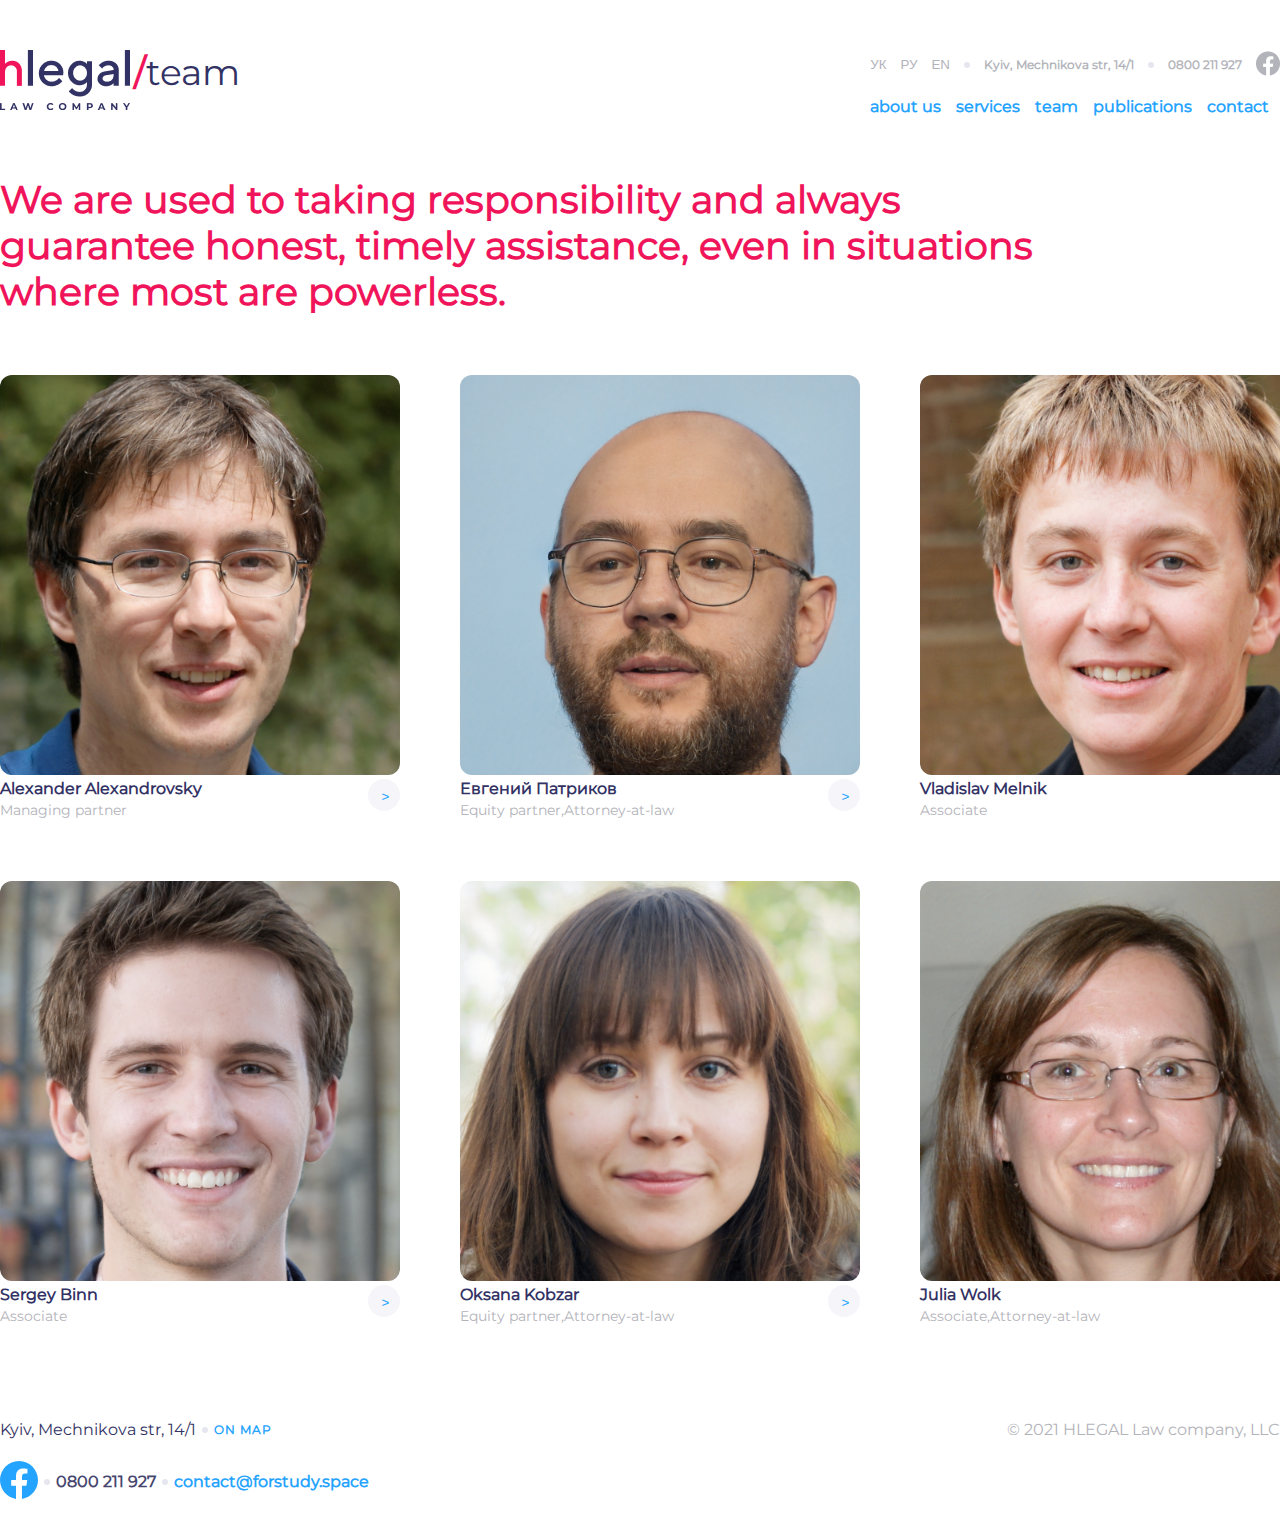
<file: index.html>
<!DOCTYPE html>
<html lang="en">
<head>
    <meta charset="UTF-8">
    <meta http-equiv="X-UA-Compatible" content="IE=edge">
    <meta name="viewport" content="width=device-width, initial-scale=1.0">
    <link rel="stylesheet" href="fonts.css">
    <link rel="stylesheet" href="style.css">
    <title>Document</title>
</head>
<body>
    <header class="container flex justify-between header-tablet">
        <div class="flex logo gap-4 logo-grid">
            <a href="#"><img src="./images/Logo.png" alt="Logo"></a>
            <p class="team-style"><span class="team-style-second">/</span>team</p>
        </div>
        <div>
        <div class="flex nav gap buttons-grid">
            <button class="lang-button" type="button">УК</button>
            <button class="lang-button" type="button">РУ</button>
            <button class="lang-button" type="button">EN</button>
            <span class="dot"></span>
            <p class="nav-adress">Kyiv, Mechnikova str, 14/1</p>
            <span class="dot"></span>
            <a  class="nav-tel" href="tel:0800 211 927">0800 211 927</a>
            <a href="http://www.facebook.com"><img src="./images/Facebookpic.png" alt="Facebookpic"></a>
        </div>
        <nav class="flex nav-links gap-15 nav-grid">
            <a class="link" href="#">about us</a>
            <a class="link" href="#">services</a>
            <a class="link-team link" href="#">team</a>
            <a class="link" href="#">publications</a>
            <a class="link" href="#">contact</a>
        </nav>
        </div>
    </header> 
    <main>
        <div class="container">
        <h1 class="title-container main-text">We are used to taking responsibility and always guarantee honest, timely assistance, even in situations where most are powerless.</h1>
    </div>
        <section class="container team-grid">
            <article>
                <img class="img-size" src="./images/Team-1.jpg" alt="Alexander">
                
                <div class="flex justify-between">
                    <div>
                    <h4 class="card-title">Alexander Alexandrovsky</h4>
                    <p class="card-subtitle">Managing partner</p>
                    </div>
                    <button class="card-btn" type="button">></button>
                </div>
            </article>
            <article>
                
                    <img class=" img-size" src="./images/Team-2.png" alt="Евгений">
               
                <div class="flex justify-between">
                    <div>
                    <h4 class="card-title">Евгений Патриков</h4>
                    <p class="card-subtitle">Equity partner,Attorney-at-law</p>
                    </div>
                    <button class="card-btn" type="button">></button>
                </div>
            </article>
            <article>
                
                    <img class=" img-size" src="./images/Team-3.jpg" alt="Vladislav">
                
                <div class="flex justify-between">
                    <div>
                    <h4 class="card-title">Vladislav Melnik</h4>
                    <p class="card-subtitle">Associate</p>
                    </div>
                    <button class="card-btn" type="button">></button>
                </div>
            </article>
            <article>
                
                    <img class=" img-size" src="./images/Team-4.jpg" alt="Sergey">
               
                <div class="flex justify-between">
                    <div>
                    <h4 class="card-title">Sergey Binn</h4>
                    <p class="card-subtitle">Associate</p>
                    </div>
                    <button class="card-btn" type="button">></button>
                </div>
            </article>
            <article>
                
                    <img class="img-size " src="./images/Team-5.jpg" alt="Oksana">
                
                <div class="flex justify-between">
                    <div>
                    <h4 class="card-title">Oksana Kobzar</h4>
                    <p class="card-subtitle">Equity partner,Attorney-at-law</p>
                    </div>
                    <button class="card-btn" type="button">></button>
                </div>
            </article>
            <article>
                
                    <img class=" img-size" src="./images/Team-6.jpg" alt="Julia">
                
                <div class="flex justify-between">
                    <div>
                    <h4 class="card-title">Julia Wolk</h4>
                    <p class="card-subtitle">Associate,Attorney-at-law</p>
                    </div>
                    <button class="card-btn" type="button">></button>
                </div>
            </article>
        </section>
    </main> 
    <footer>
        <div class="container flex justify-between footer">
            <div class="flex column gap-21">
                <p class="footer-address flex align-center gap-6">Kyiv, Mechnikova str, 14/1 <span class="dot"></span> <a class ="on-map" href="#">on map</a> </p>
                <p class="flex align-center gap-6"><a href="#"><img src="./images/fb-color.svg" alt="facebook-logo"/> </a><span class="dot"></span><a class="footer-tel" href="tel:0800 211 927">0800 211 927</a> <span class="dot"></span> <a class="footer-email" href="mailto:contact@forstudy.space">contact@forstudy.space</a></p>
            </div>
            <div>
                <p class="copyright">© 2021 HLEGAL Law company, LLC</p>
            </div>

        </div>

    </footer> 
</body>
</html>
</file>
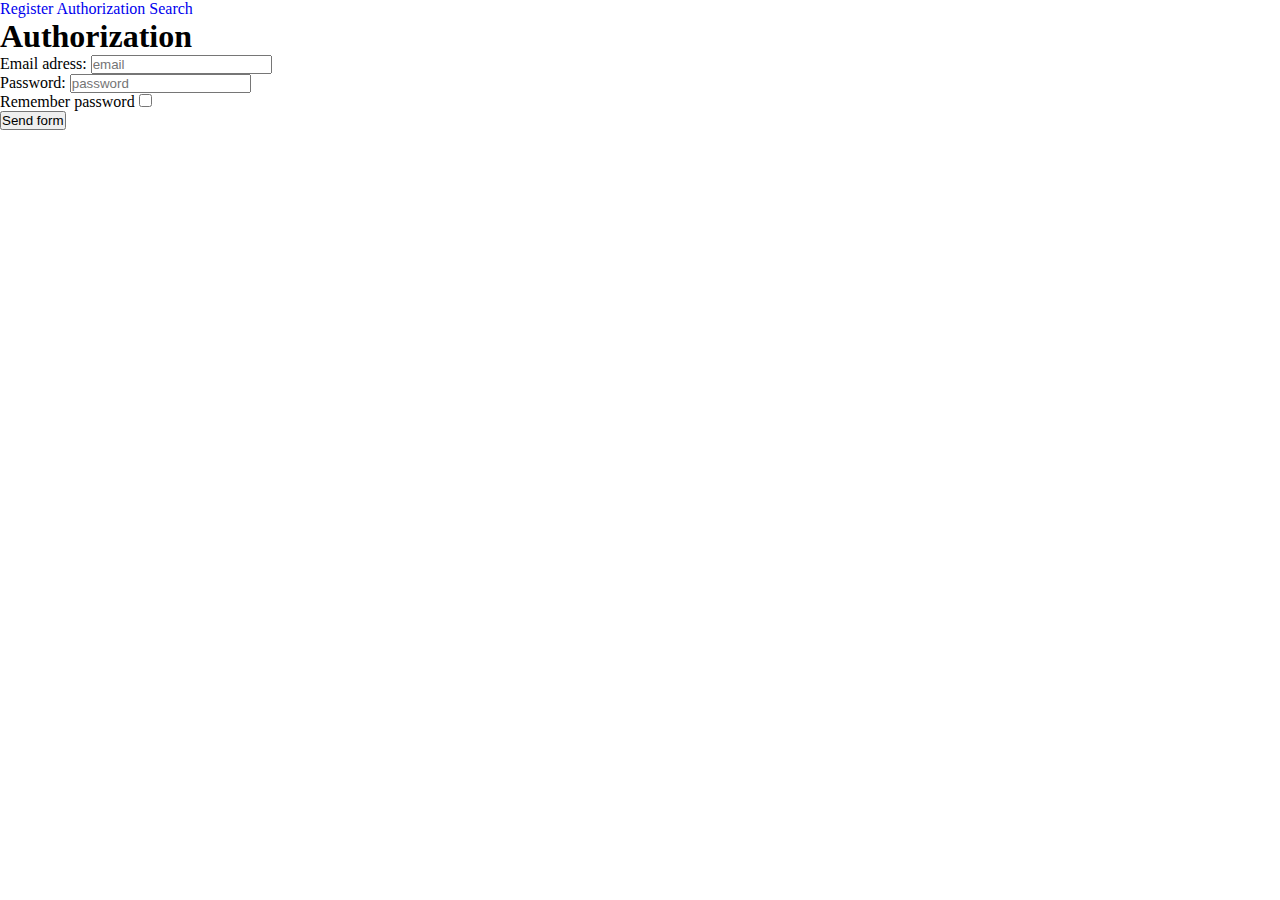
<file: pages/autorization.html>
<!DOCTYPE html>
<html lang="en">
    <head>
        <meta charset="UTF-8">
        <meta http-equiv="X-UA-Compatible" content="IE=edge">
        <meta name="viewport" content="width=device-width, initial-scale=1.0">
        <link rel="stylesheet" href="../fonts/stylesheet.css">
        <link rel="stylesheet" href="../style.css">
        <title>HomeWork7.2</title>
    </head>
    <body>
        <header>
            <nav>
                <a href="../index.html">Register</a>
                <a href="#">Authorization</a>
                <a href="./search.html">Search</a>
                </nav>
        </header>
        <main>
            <section>
                <div class="container">
                    <h1>Authorization</h1>
                    <form action=" https://fom.in.ua/echo">
                    <form>
                    <p>
                        <label for="email">Email adress:</label>
                        <input id="email" type="email" name="email" placeholder="email">
                    </p>
                    <p>
                        <label for="password">Password:</label>
                        <input id="password" type="password" name="password" placeholder="password">
                    </p>
                    <p>
                        <span>Remember password</span>
                        <input type="checkbox" name="remember password" placeholder="remember password">
                    </p>
                    <p> <input type="submit" value="Send form"></p>
                    </form>
                    </form>
                </div>
            </section>
        </main>
        <footer></footer>
    </body>
</html>
</file>
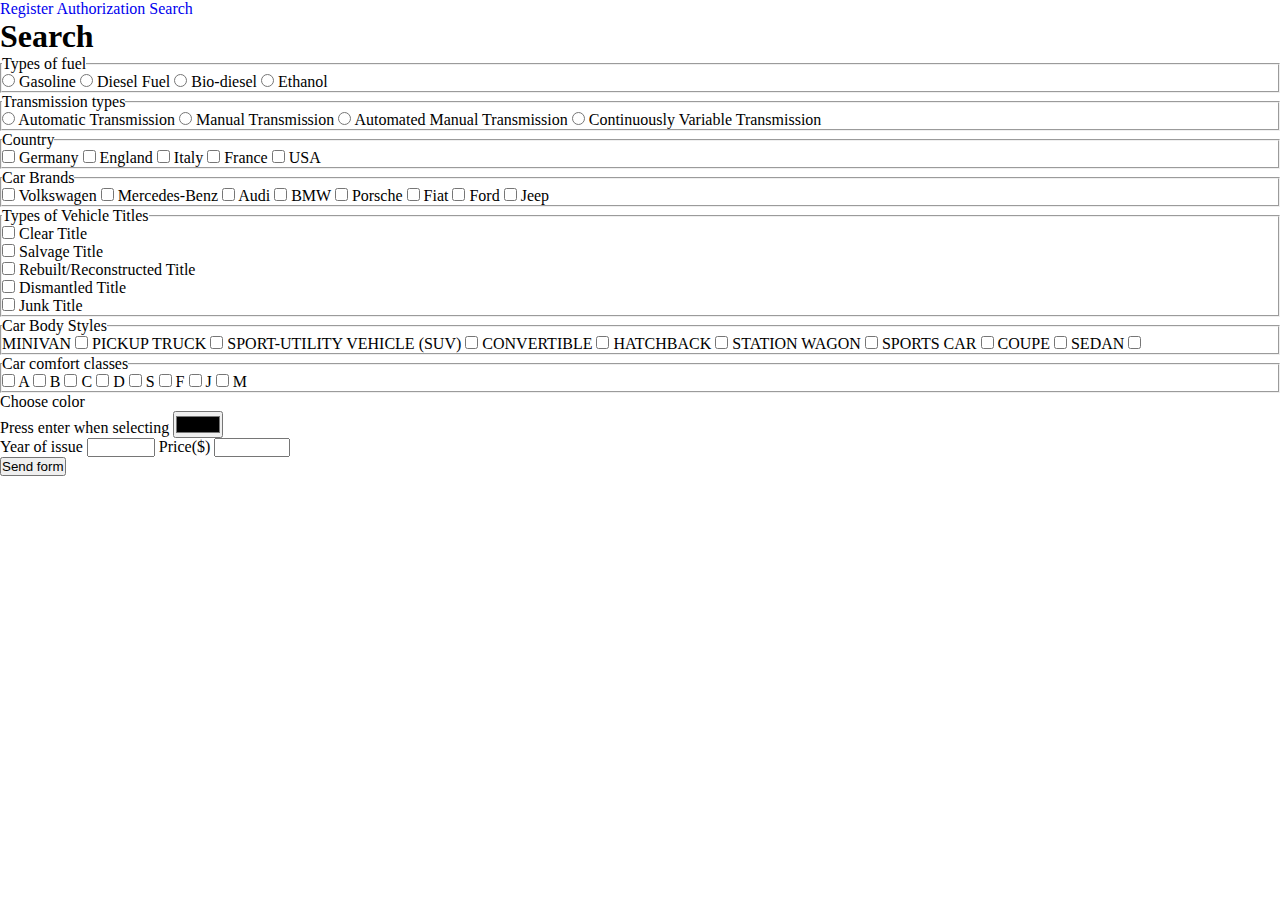
<file: pages/search.html>
<!DOCTYPE html>
<html lang="en">
    <head>
        <meta charset="UTF-8">
        <meta http-equiv="X-UA-Compatible" content="IE=edge">
        <meta name="viewport" content="width=device-width, initial-scale=1.0">
        <link rel="stylesheet" href="../fonts/stylesheet.css">
        <link rel="stylesheet" href="../style.css">
        <title>HomeWork7.2</title>
    </head>
    <body>
        <header>
            <nav>
                <a href="../index.html">Register</a>
                <a href="./autorization.html">Authorization</a>
                <a href="#">Search</a>
                </nav>
        </header>
        <main>
            <section>
                <div class="container">
                    <h1>Search</h1>
                    <form action=" https://fom.in.ua/echo">
                    <p>
                        <fieldset>
                            <legend>Types of fuel</legend>
                            <p>
                                <label class="option">
                                    <input type="radio" name="radio" value="option1">
                                    <span>Gasoline</span>
                                </label>
                                <label class="option">
                                    <input type="radio" name="radio" value="option1">
                                    <span>Diesel Fuel</span>
                                </label>
                                <label class="option">
                                    <input type="radio" name="radio" value="option1">
                                    <span>Bio-diesel</span>
                                </label>
                                <label class="option">
                                    <input type="radio" name="radio" value="option1">
                                    <span>Ethanol</span>
                                </label>
                            </p>
                        </fieldset>
                    </p>
                    <p>
                        <fieldset>
                            <legend>Transmission types</legend>
                            <p>
                                <label class="option">
                                    <input type="radio" name="radio2" value="option1">
                                    <span>Automatic Transmission</span>
                                </label>
                                <label class="option">
                                    <input type="radio" name="radio2" value="option1">
                                    <span>Manual Transmission</span>
                                </label>
                                <label class="option">
                                    <input type="radio" name="radio2" value="option1">
                                    <span>Automated Manual Transmission</span>
                                </label>
                                <label class="option">
                                    <input type="radio" name="radio2" value="option1">
                                    <span>Continuously Variable Transmission</span>
                                </label>
                            </p>
                        </fieldset>
                    </p>
                        <p>
                            <fieldset>
                                <legend>Country</legend>
                                <p>
                                    <label class="option">
                                        <input type="checkbox" name="checkbox" value="option1">
                                        <span>Germany</span>
                                    </label>
                                    <label class="option">
                                        <input type="checkbox" name="checkbox" value="option1">
                                        <span>England</span>
                                    </label>
                                    <label class="option">
                                        <input type="checkbox" name="checkbox" value="option1">
                                        <span>Italy</span>
                                    </label>
                                    <label class="option">
                                        <input type="checkbox" name="checkbox" value="option1">
                                        <span>France</span>
                                    </label>
                                    <label class="option">
                                        <input type="checkbox" name="checkbox" value="option1">
                                        <span>USA</span>
                                    </label>
                                </p>
                            </fieldset>
                        </p>
                        <p>
                        <fieldset>
                            <legend>Car Brands</legend>
                            <p>
                                <label class="option">
                                    <input type="checkbox" name="checkbox" value="option1">
                                    <span>Volkswagen</span>
                                </label>
                                <label class="option">
                                    <input type="checkbox" name="checkbox" value="option1">
                                    <span>Mercedes-Benz</span>
                                </label>
                                <label class="option">
                                    <input type="checkbox" name="checkbox" value="option1">
                                    <span>Audi</span>
                                </label>
                                <label class="option">
                                    <input type="checkbox" name="checkbox" value="option1">
                                    <span>BMW</span>
                                </label>
                                <label class="option">
                                    <input type="checkbox" name="checkbox" value="option1">
                                    <span>Porsche</span>
                                </label>
                                <label class="option">
                                    <input type="checkbox" name="checkbox" value="option1">
                                    <span>Fiat</span>
                                </label>
                                <label class="option">
                                    <input type="checkbox" name="checkbox" value="option1">
                                    <span>Ford</span>
                                </label>
                                <label class="option">
                                    <input type="checkbox" name="checkbox" value="option1">
                                    <span>Jeep</span>
                                </label>
                            </p>
                        </fieldset>
                    </p>
                        <p>
                            <fieldset>
                                <legend>Types of Vehicle Titles</legend>
                                <p>
                                    <label class="option">
                                        <input type="checkbox" name="checkbox" value="option1">
                                        <span>Clear Title</span>
                                    </label>
                                    <p>
                                        <label class="option">
                                            <input type="checkbox" name="checkbox" value="option1">
                                            <span>Salvage Title</span>
                                        </label>
                                    </p>
                                    <p>
                                        <label class="option">
                                            <input type="checkbox" name="checkbox" value="option1">
                                            <span>Rebuilt/Reconstructed Title</span>
                                        </label>
                                    </p>
                                    <p>
                                        <label class="option">
                                            <input type="checkbox" name="checkbox" value="option1">
                                            <span>Dismantled Title</span>
                                        </label>
                                    </p>
                                    <p>
                                        <label class="option">
                                            <input type="checkbox" name="checkbox" value="option1">
                                            <span>Junk Title</span>
                                        </label>
                                    </p>
                                </p>
                            </fieldset>
                        </p>
                    <p>
                        <fieldset>
                            <legend>Car Body Styles</legend>
                            <p>
                                <label class="option">
                                    <span>MINIVAN</span>
                                    <input type="checkbox" name="radio" value="option1">
                                    
                                </label>
                                <label class="option">
                                    <span>PICKUP TRUCK</span>
                                    <input type="checkbox" name="radio" value="option1">
                                    
                                </label>
                                <label class="option">
                                    <span>SPORT-UTILITY VEHICLE (SUV)</span>
                                    <input type="checkbox" name="radio" value="option1">
                                    
                                </label>
                                <label class="option">
                                    <span>CONVERTIBLE</span>
                                    <input type="checkbox" name="radio" value="option1">
                                    
                                </label>
                                <label class="option">
                                    <span>HATCHBACK</span>
                                    <input type="checkbox" name="radio" value="option1">
                                    
                                </label>
                                <label class="option">
                                    <span>STATION WAGON</span>
                                    <input type="checkbox" name="radio" value="option1">
                                    
                                </label>
                                <label class="option">
                                    <span>SPORTS CAR</span>
                                    <input type="checkbox" name="radio" value="option1">
                                    
                                </label>
                                <label class="option">
                                    <span>COUPE</span>
                                    <input type="checkbox" name="radio" value="option1">
                                </label>
                                <label class="option">
                                    <span>SEDAN</span>
                                    <input type="checkbox" name="radio" value="option1">
                                </label>
                            </p>
                        </fieldset>
                    </p>
                    <p>
                        <fieldset>
                            <legend>Car comfort classes</legend>
                            <p>
                                <label class="option">
                                    <input type="checkbox" name="checkbox" value="option1">
                                    <span>A</span>
                                </label>
                                <label class="option">
                                    <input type="checkbox" name="checkbox" value="option1">
                                    <span>B</span>
                                </label>
                                <label class="option">
                                    <input type="checkbox" name="checkbox" value="option1">
                                    <span>C</span>
                                </label>
                                <label class="option">
                                    <input type="checkbox" name="checkbox" value="option1">
                                    <span>D</span>
                                </label>
                                <label class="option">
                                    <input type="checkbox" name="checkbox" value="option1">
                                    <span>S</span>
                                </label>
                                <label class="option">
                                    <input type="checkbox" name="checkbox" value="option1">
                                    <span>F</span>
                                </label>
                                <label class="option">
                                    <input type="checkbox" name="checkbox" value="option1">
                                    <span>J</span>
                                </label>
                                <label class="option">
                                    <input type="checkbox" name="checkbox" value="option1">
                                    <span>M</span>
                                </label>
                            </p>
                        </fieldset>
                    </p>
                    <p><span>Choose color</span></p>
                    <p>
                        <span>Press enter when selecting</span>
                        <input type="color">
                    </p>
                    <p>
                        <span>Year of issue</span>
                        <input type="number" min="1990" max="2022">
                        <span>Price($)</span>
                        <input type="number" min="2000" max="22000" step="100">
                    </p>
                    <p>
                        <input type="submit" value="Send form">
                    </p>
                </form>
                </div>
            </section>
        </main>
        <footer></footer>
    </body>
</html>
</file>
<file: fonts.css>
@font-face {
    font-family: 'Montserrat';
    src: url('./fonts/AnyConv.com__Montserrat-Regular.woff') format('woff');
    font-weight: 400;
    font-style: normal;
    font-display: swap;
}
@font-face {
    font-family: 'Style Script';
    src: url('./fonts/AnyConv.com__Montserrat-Bold.woff') format('woff');
    font-weight: 700;
    font-weight: normal;
    font-style: normal;
    font-display: swap;
}
</file>
<file: style.css>
* {
    margin: 0;
    padding: 0;
}
a{
    text-decoration: none;
}
.flex{
    display: flex;
}
.justify-between{
    justify-content: space-between;
}
.column {
    flex-direction: column;
}
.align-center {
    align-items: center;
}
.container{
    max-width: 1320px;
    margin-left: auto;
    margin-right: auto;
}
.logo{
    padding-top: 50px;
}
.nav{
    padding-top: 50.5px;
    align-items: center;
}
.gap{
    gap: 14px;
    color: #B3B3BA;
    font-family: 'Montserrat';
    font-style: normal;
    font-weight: 700;
    font-size: 12px;
    line-height: 15px;
    text-align: center;
}
.nav-adress{
    color: #B3B3BA;
}
.nav-tel{
    color: #B3B3BA;
}
.link{
    color: #24A3FF;
    font-family: 'Montserrat';
    font-style: normal;
    font-weight: 700;
    font-size: 16px;
    line-height: 20px;
    text-align: right  
}
.link:hover{
    color: #F0145A;
    border-bottom: 2px solid #F0145A;
}
.nav-links{
    margin-top: 18.5px;
}
.team-style{
    font-family: 'Montserrat';
    font-style: normal;
    font-weight: 400;
    font-size: 36px;
    line-height: 44px;
    color: #323264;
}
.team-style-second{
    color: #F0145A;
    font-weight: 700;

}
.gap-4{
    gap: 4px;
}
.gap-15{
    gap: 15px;
}
.lang-button{
    border: none;
    background: none;
    color: #B3B3BA;
}
.lang-button:hover, .lang-button:active{
    background: #F0145A;
    border-radius: 8px;
    color: #fff;
    padding: 5px 7px;
}
.dot{
    width: 6px;
    height: 6px;
     background-color: #E6E6F0;
    border-radius: 3px;
    display: inline-block;
}
.main-text{
    font-family: 'Montserrat';
    font-style: normal;
    font-weight: 700;
    font-size: 38px;
    line-height: 46px;
    color: #F0145A;
    margin-top: 60px;
}
.title-container{
   margin-bottom: 60px;
    width: 1080px;
}
.team-grid{
    display: grid;
    grid-template-columns: 400px 400px 400px;
    gap: 60px;
    margin-bottom: 60px;
}
.img-size{
    max-height: 400px;
    border-radius: 12px;
}

.card-title {
    font-family: 'Montserrat';
font-style: normal;
font-weight: 700;
font-size: 16px;
line-height: 20px;
color: #323264;
}
.card-subtitle {
font-family: 'Montserrat';
font-style: normal;
font-weight: 400;
font-size: 14px;
line-height: 22px;
color: #B3B3BA;
}
.card-btn {
    border:none;
    width: 32px;
    height: 32px;
    background: #F5F5FA;
    border-radius: 16px;
    color: #24A3FF;
    padding: 9.5px 11.5px 8.5px 13.5px;
}
.footer {
    padding-top: 32.5px;
    padding-bottom: 30px;
}
.copyright {
    font-family: 'Montserrat';
font-style: normal;
font-weight: 400;
font-size: 16px;
line-height: 20px;
color: #B3B3BA;
}
.footer-address {
    font-family: 'Montserrat';
font-style: normal;
font-weight: 400;
font-size: 16px;
line-height: 20px;
color: #323264;
}
.on-map {
font-family: 'Montserrat';
font-style: normal;
font-weight: 700;
font-size: 12px;
line-height: 15px;
letter-spacing: 1px;
text-transform: uppercase;
color: #24A3FF;
}
.footer-tel{
    font-family: 'Montserrat';
font-style: normal;
font-weight: 700;
font-size: 16px;
line-height: 20px;
color: #46466E;
}
.footer-email{
font-family: 'Montserrat';
font-style: normal;
font-weight: 700;
font-size: 16px;
line-height: 20px;
color: #24A3FF;
}
.gap-21{
    gap: 21px;
}
.gap-6{
    gap: 6px;
}
@media only screen and (min-width: 1920px) {
.container{
max-width: 1602px;
    }
.title-container{
    width: 1360px;
    margin-left: 130px;
    margin-right: 98px;
}
.team-grid{
    grid-template-columns: 494px 494px 494px;
    
}
 .img-size{
    height: 400px;
    width: 490px;
    object-fit: cover;
} 
}
@media only screen and (max-width: 1024px) {
.container{
    max-width: 904px;
}
.title-container{
    width: 664px;
    margin-left: 130px;
    margin-right: 98px;
}
.team-grid{
    grid-template-columns: 261.33px 261.33px 261.33px 
}
.img-size{
    height: 400px;
    width: 261.53px;
    object-fit: cover;
} 
}
@media only screen and (max-width: 768px) {
    .container{
        max-width: 648px;
    }
    .header-tablet {
        display: grid!important;
        grid-template-areas: 
        'buttons-grid'
        'logo-grid'
        'nav-grid'
        ;
    }
    .title-container{
        width: 648px;
        margin-left: 0;
    }
    .team-grid{
        grid-template-columns: 294px 294px; 
    }
    .img-size{
        width: 294px;
    
    } 
    .footer {
        flex-direction: column;
        align-items: center;
    }
    .copyright {
        margin-top: 30px;
    }
}
</file>
<file: fonts/stylesheet.css>
@font-face {
    font-family: 'Roboto';
    src: url('Roboto-Bold.woff2') format('woff2'),
        url('Roboto-Bold.woff') format('woff');
    font-weight: bold;
    font-style: normal;
    font-display: swap;
}

@font-face {
    font-family: 'Roboto';
    src: url('Roboto-Regular.woff2') format('woff2'),
        url('Roboto-Regular.woff') format('woff');
    font-weight: normal;
    font-style: normal;
    font-display: swap;
}
</file>
